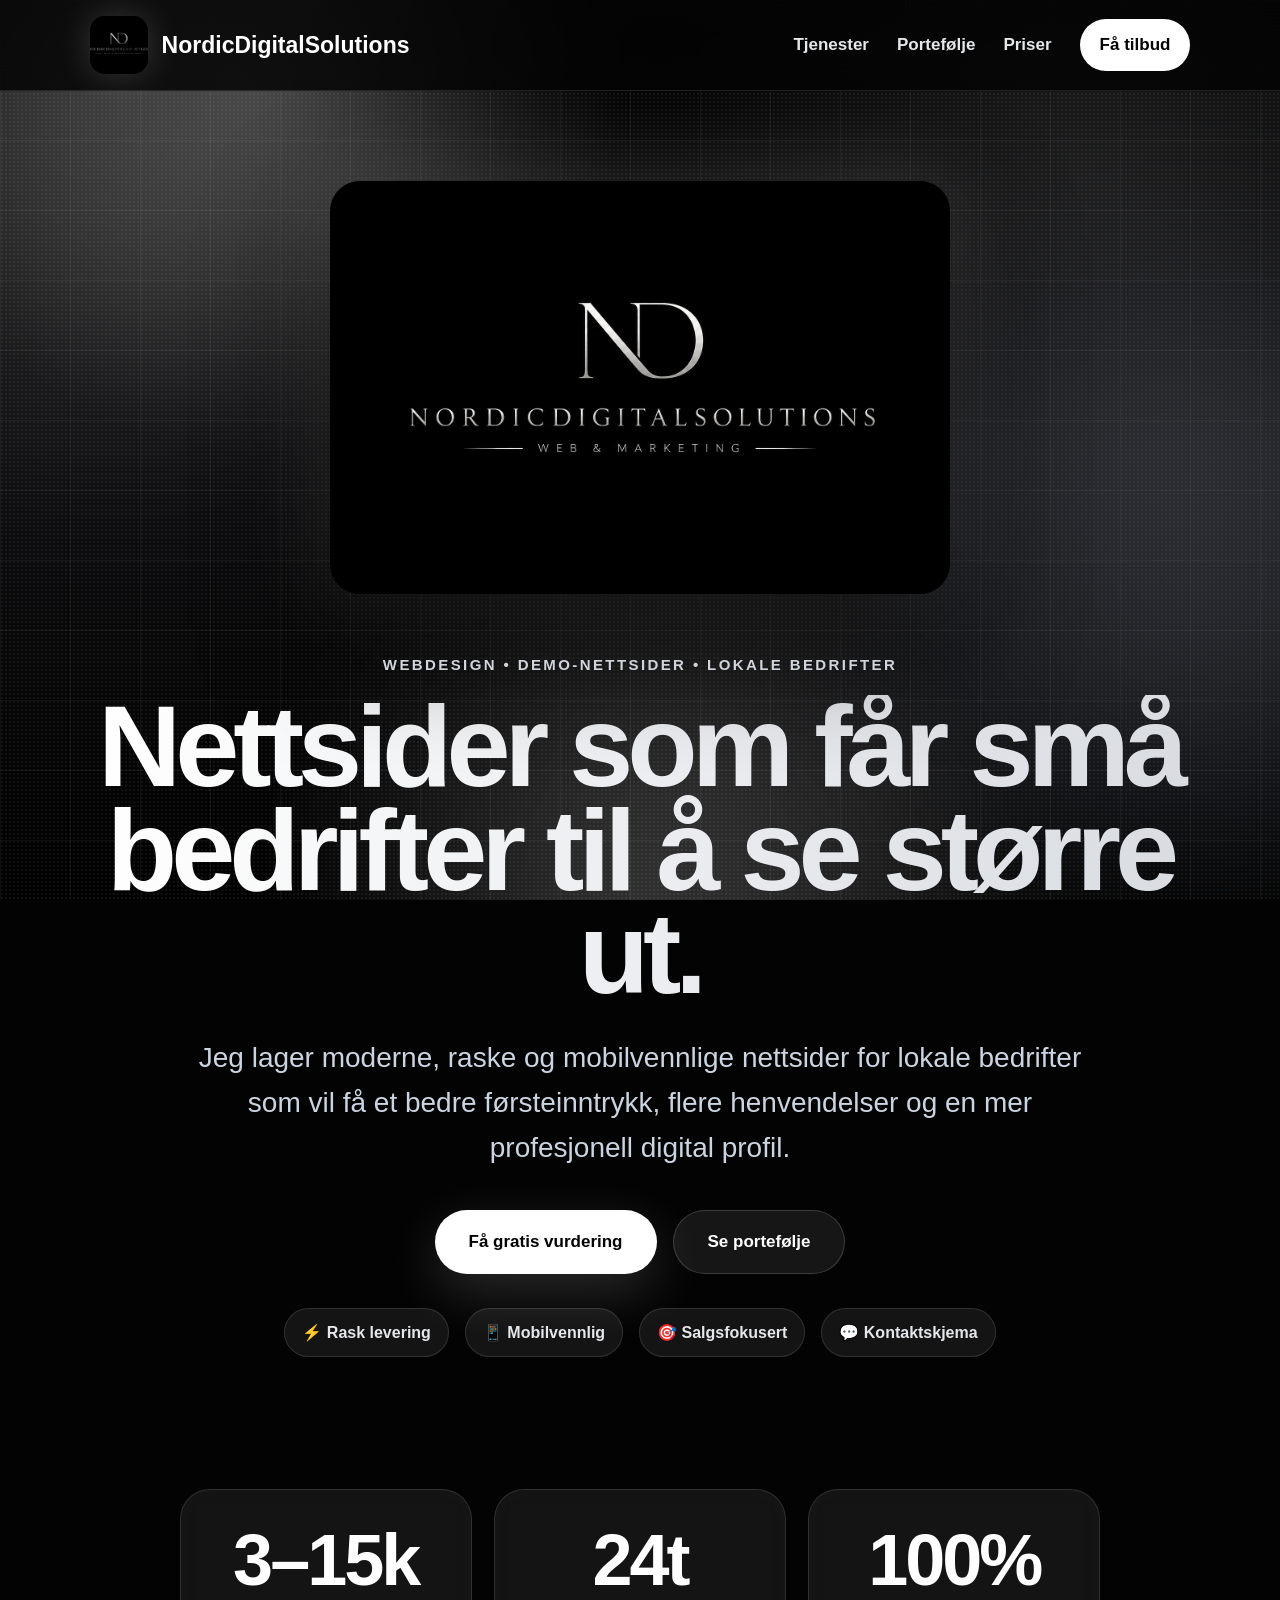
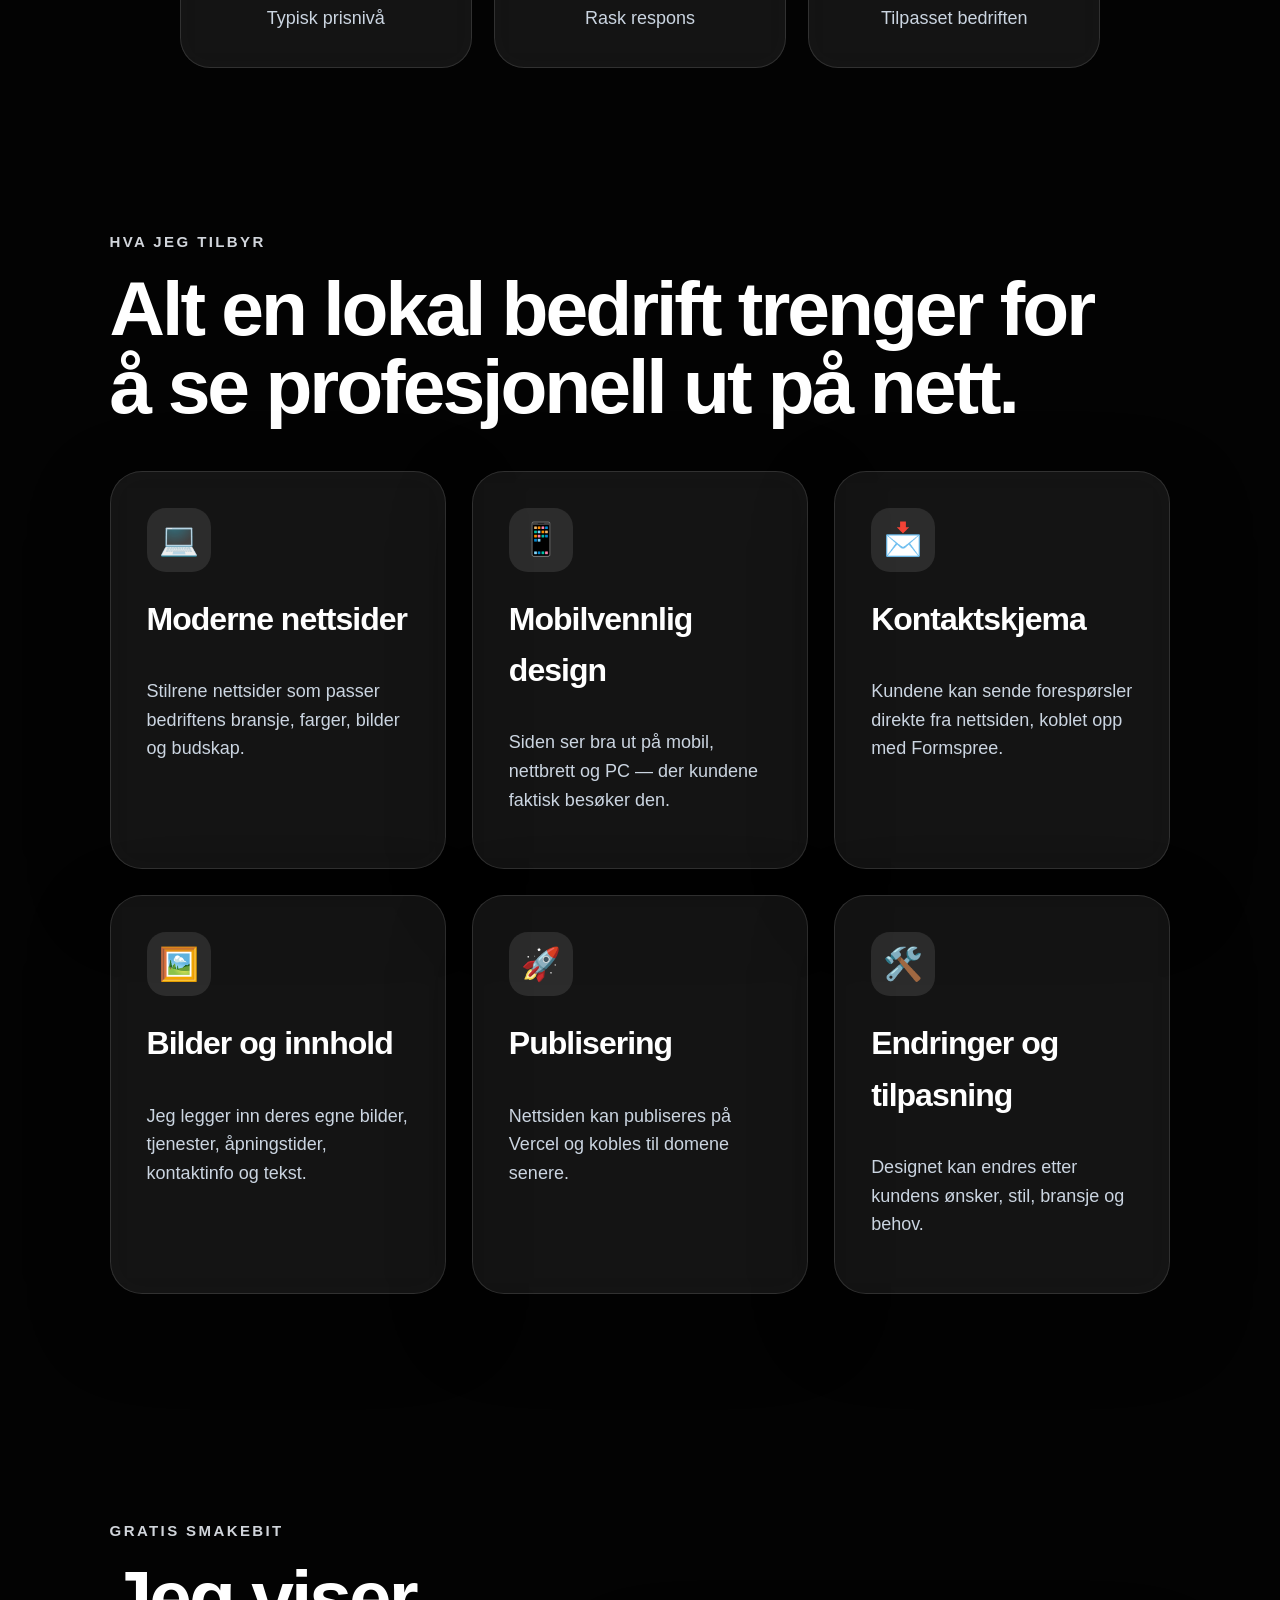
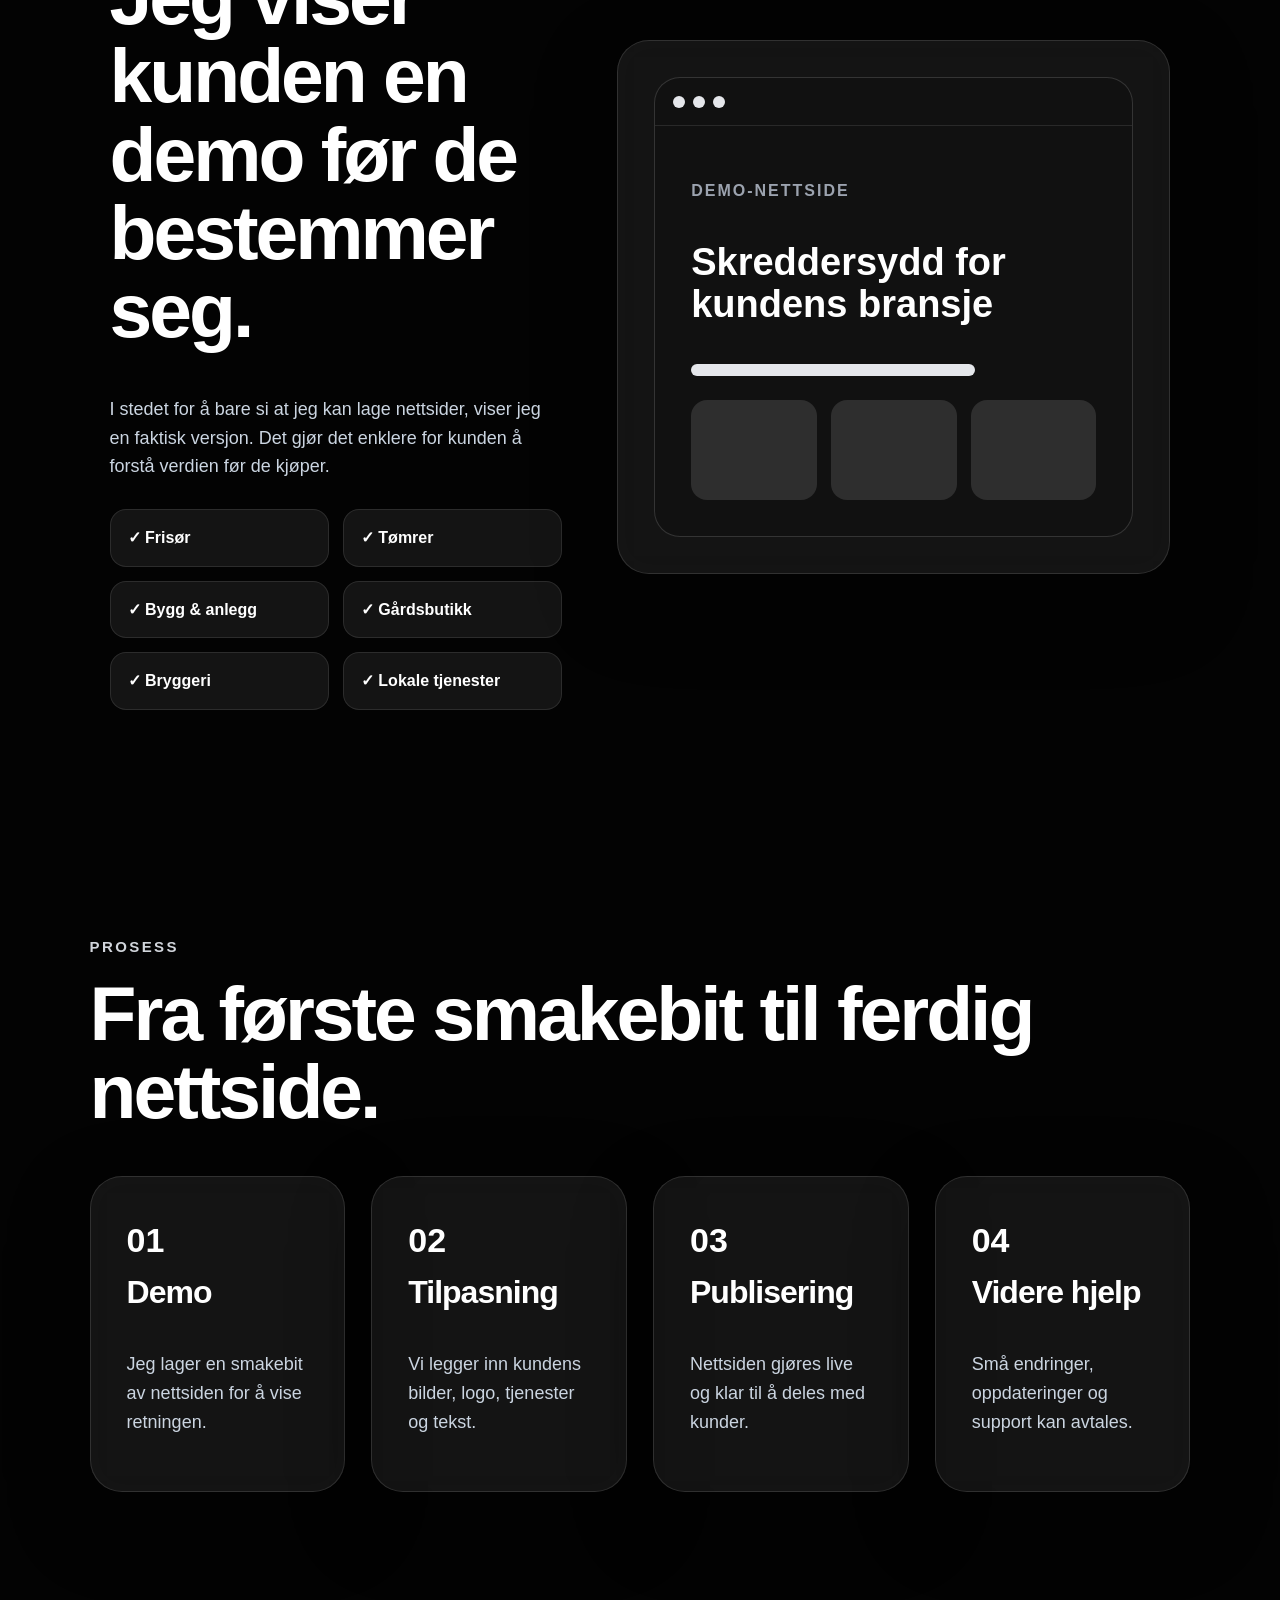
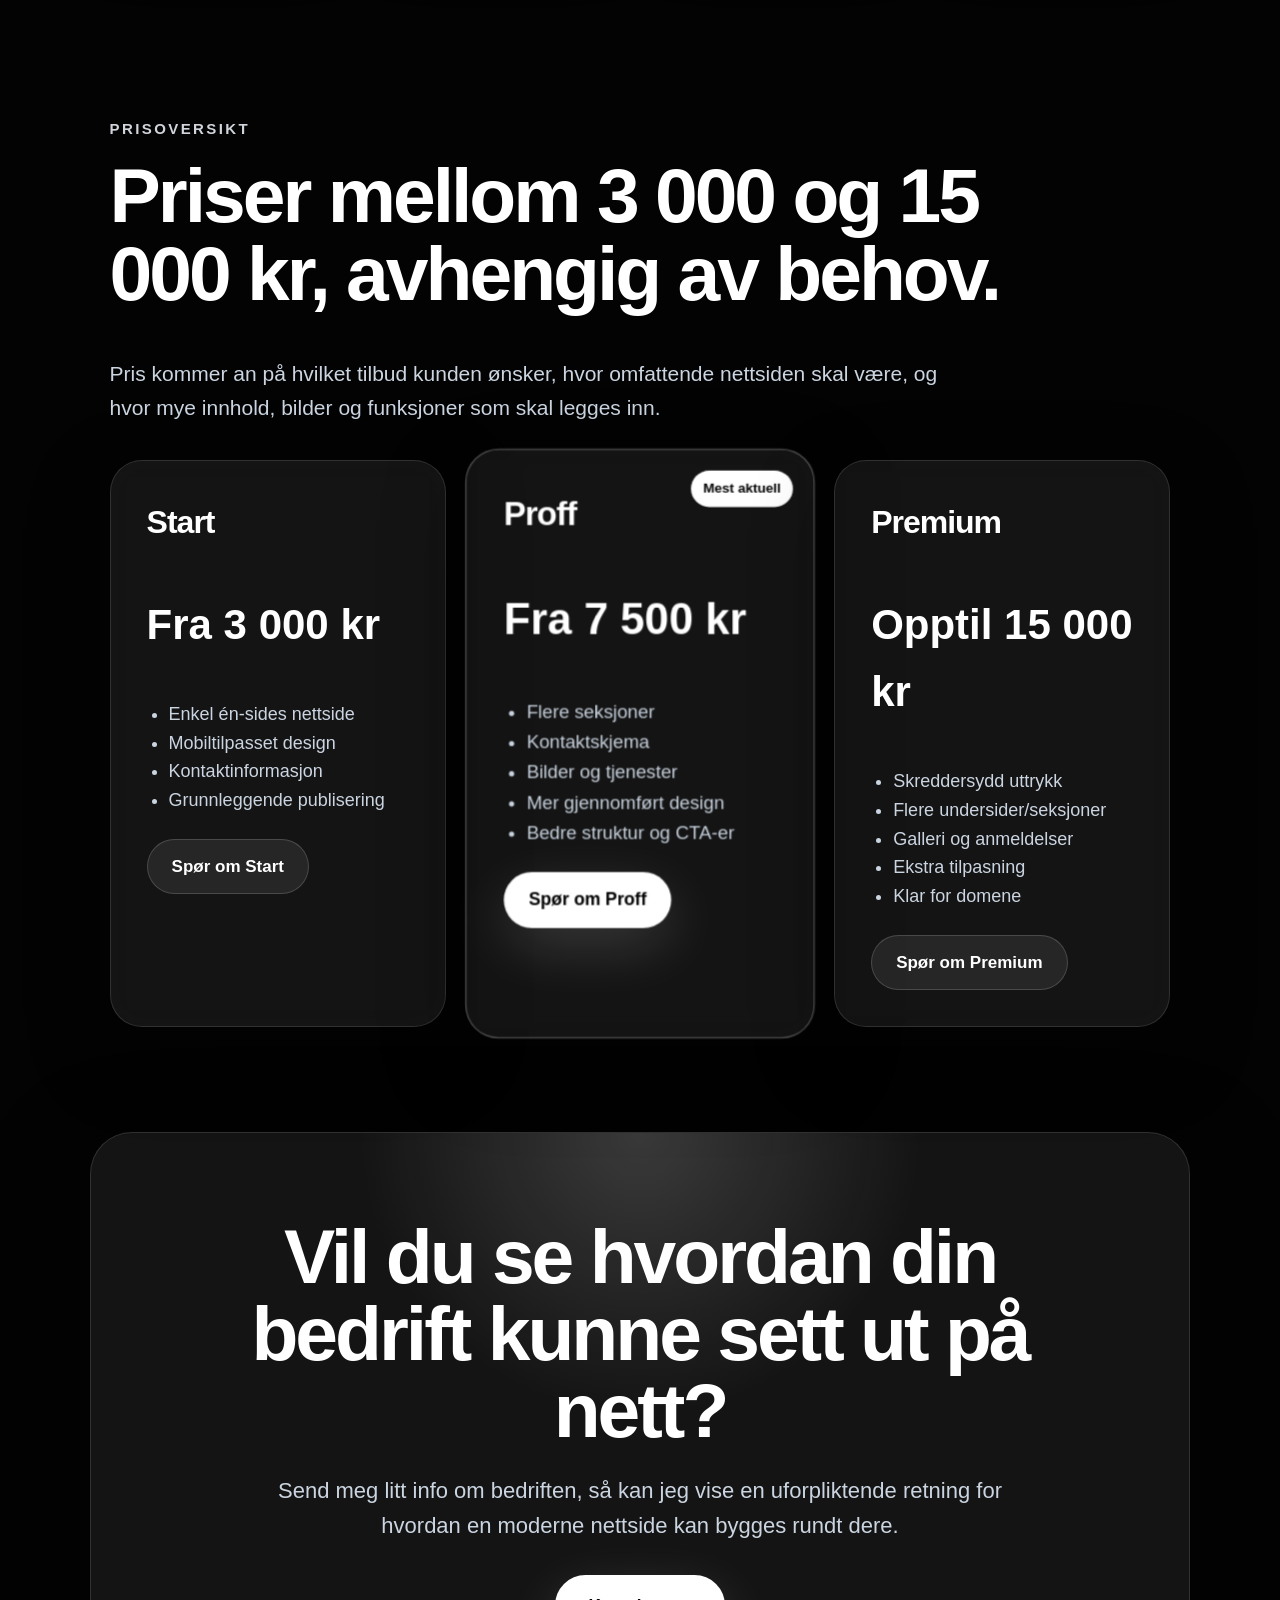
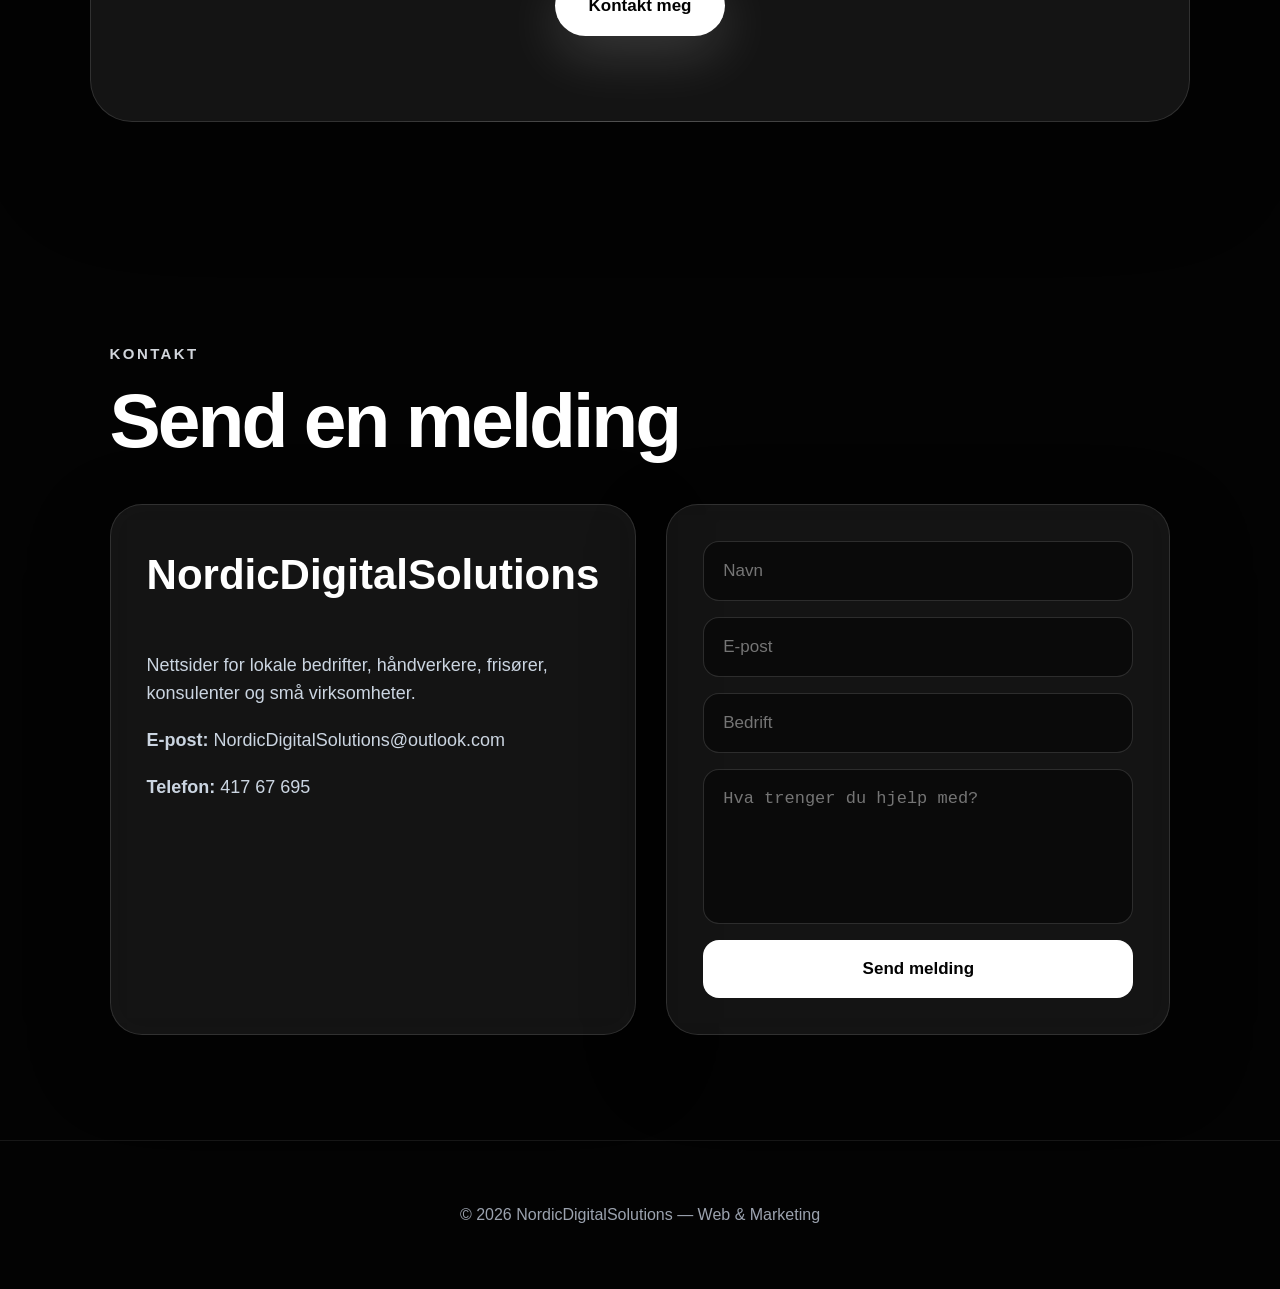
<file: index.html>
<!DOCTYPE html>
<html lang="no">
<head>
  <meta charset="UTF-8" />
  <meta name="viewport" content="width=device-width, initial-scale=1.0" />
  <title>NordicDigitalSolutions | Moderne nettsider</title>
  <link rel="icon" href="logo.png" />
  <link rel="stylesheet" href="style.css" />
</head>

<body>

<div class="background">
  <div class="grid"></div>
  <div class="noise"></div>
  <div class="orb orb-one"></div>
  <div class="orb orb-two"></div>
  <div class="orb orb-three"></div>
</div>

<nav class="navbar">
  <a href="index.html" class="brand">
    <img src="logo.png" alt="NordicDigitalSolutions logo">
    <span>NordicDigitalSolutions</span>
  </a>

  <div class="nav-links">
    <a href="#tjenester">Tjenester</a>
    <a href="portfolio.html">Portefølje</a>
    <a href="#priser">Priser</a>
    <a href="#kontakt" class="nav-cta">Få tilbud</a>
  </div>
</nav>

<header class="hero">
  <div class="hero-content">
    <img src="logo.png" class="hero-logo" alt="NordicDigitalSolutions logo">

    <p class="eyebrow">Webdesign • Demo-nettsider • Lokale bedrifter</p>

    <h1>Nettsider som får små bedrifter til å se større ut.</h1>

    <p class="hero-text">
      Jeg lager moderne, raske og mobilvennlige nettsider for lokale bedrifter
      som vil få et bedre førsteinntrykk, flere henvendelser og en mer profesjonell digital profil.
    </p>

    <div class="hero-buttons">
      <a href="#kontakt" class="btn primary">Få gratis vurdering</a>
      <a href="portfolio.html" class="btn secondary">Se portefølje</a>
    </div>

    <div class="trust-row">
      <span>⚡ Rask levering</span>
      <span>📱 Mobilvennlig</span>
      <span>🎯 Salgsfokusert</span>
      <span>💬 Kontaktskjema</span>
    </div>
  </div>
</header>

<section class="stats">
  <div>
    <h2>3–15k</h2>
    <p>Typisk prisnivå</p>
  </div>

  <div>
    <h2>24t</h2>
    <p>Rask respons</p>
  </div>

  <div>
    <h2>100%</h2>
    <p>Tilpasset bedriften</p>
  </div>
</section>

<section id="tjenester">
  <p class="label">Hva jeg tilbyr</p>
  <h2>Alt en lokal bedrift trenger for å se profesjonell ut på nett.</h2>

  <div class="cards">
    <article class="card">
      <div class="icon">💻</div>
      <h3>Moderne nettsider</h3>
      <p>Stilrene nettsider som passer bedriftens bransje, farger, bilder og budskap.</p>
    </article>

    <article class="card">
      <div class="icon">📱</div>
      <h3>Mobilvennlig design</h3>
      <p>Siden ser bra ut på mobil, nettbrett og PC — der kundene faktisk besøker den.</p>
    </article>

    <article class="card">
      <div class="icon">📩</div>
      <h3>Kontaktskjema</h3>
      <p>Kundene kan sende forespørsler direkte fra nettsiden, koblet opp med Formspree.</p>
    </article>

    <article class="card">
      <div class="icon">🖼️</div>
      <h3>Bilder og innhold</h3>
      <p>Jeg legger inn deres egne bilder, tjenester, åpningstider, kontaktinfo og tekst.</p>
    </article>

    <article class="card">
      <div class="icon">🚀</div>
      <h3>Publisering</h3>
      <p>Nettsiden kan publiseres på Vercel og kobles til domene senere.</p>
    </article>

    <article class="card">
      <div class="icon">🛠️</div>
      <h3>Endringer og tilpasning</h3>
      <p>Designet kan endres etter kundens ønsker, stil, bransje og behov.</p>
    </article>
  </div>
</section>

<section class="split">
  <div>
    <p class="label">Gratis smakebit</p>
    <h2>Jeg viser kunden en demo før de bestemmer seg.</h2>
    <p class="section-text">
      I stedet for å bare si at jeg kan lage nettsider, viser jeg en faktisk versjon.
      Det gjør det enklere for kunden å forstå verdien før de kjøper.
    </p>

    <div class="mini-list">
      <span>✓ Frisør</span>
      <span>✓ Tømrer</span>
      <span>✓ Bygg & anlegg</span>
      <span>✓ Gårdsbutikk</span>
      <span>✓ Bryggeri</span>
      <span>✓ Lokale tjenester</span>
    </div>
  </div>

  <div class="showcase-card">
    <div class="mock-browser">
      <div class="browser-top">
        <span></span><span></span><span></span>
      </div>
      <div class="browser-body">
        <p>Demo-nettside</p>
        <h3>Skreddersydd for kundens bransje</h3>
        <div class="mock-lines"></div>
        <div class="mock-grid">
          <div></div><div></div><div></div>
        </div>
      </div>
    </div>
  </div>
</section>

<section class="process">
  <p class="label">Prosess</p>
  <h2>Fra første smakebit til ferdig nettside.</h2>

  <div class="steps">
    <div class="step">
      <span>01</span>
      <h3>Demo</h3>
      <p>Jeg lager en smakebit av nettsiden for å vise retningen.</p>
    </div>

    <div class="step">
      <span>02</span>
      <h3>Tilpasning</h3>
      <p>Vi legger inn kundens bilder, logo, tjenester og tekst.</p>
    </div>

    <div class="step">
      <span>03</span>
      <h3>Publisering</h3>
      <p>Nettsiden gjøres live og klar til å deles med kunder.</p>
    </div>

    <div class="step">
      <span>04</span>
      <h3>Videre hjelp</h3>
      <p>Små endringer, oppdateringer og support kan avtales.</p>
    </div>
  </div>
</section>

<section id="priser">
  <p class="label">Prisoversikt</p>
  <h2>Priser mellom 3 000 og 15 000 kr, avhengig av behov.</h2>

  <p class="price-note">
    Pris kommer an på hvilket tilbud kunden ønsker, hvor omfattende nettsiden skal være,
    og hvor mye innhold, bilder og funksjoner som skal legges inn.
  </p>

  <div class="pricing">
    <div class="price-card">
      <h3>Start</h3>
      <p class="price">Fra 3 000 kr</p>
      <ul>
        <li>Enkel én-sides nettside</li>
        <li>Mobiltilpasset design</li>
        <li>Kontaktinformasjon</li>
        <li>Grunnleggende publisering</li>
      </ul>
      <a href="#kontakt" class="btn small secondary">Spør om Start</a>
    </div>

    <div class="price-card featured">
      <div class="badge">Mest aktuell</div>
      <h3>Proff</h3>
      <p class="price">Fra 7 500 kr</p>
      <ul>
        <li>Flere seksjoner</li>
        <li>Kontaktskjema</li>
        <li>Bilder og tjenester</li>
        <li>Mer gjennomført design</li>
        <li>Bedre struktur og CTA-er</li>
      </ul>
      <a href="#kontakt" class="btn small primary">Spør om Proff</a>
    </div>

    <div class="price-card">
      <h3>Premium</h3>
      <p class="price">Opptil 15 000 kr</p>
      <ul>
        <li>Skreddersydd uttrykk</li>
        <li>Flere undersider/seksjoner</li>
        <li>Galleri og anmeldelser</li>
        <li>Ekstra tilpasning</li>
        <li>Klar for domene</li>
      </ul>
      <a href="#kontakt" class="btn small secondary">Spør om Premium</a>
    </div>
  </div>
</section>

<section class="cta">
  <h2>Vil du se hvordan din bedrift kunne sett ut på nett?</h2>
  <p>
    Send meg litt info om bedriften, så kan jeg vise en uforpliktende retning
    for hvordan en moderne nettside kan bygges rundt dere.
  </p>
  <a href="#kontakt" class="btn primary">Kontakt meg</a>
</section>

<section id="kontakt">
  <p class="label">Kontakt</p>
  <h2>Send en melding</h2>

  <div class="contact-grid">
    <div class="contact-info">
      <h3>NordicDigitalSolutions</h3>
      <p>Nettsider for lokale bedrifter, håndverkere, frisører, konsulenter og små virksomheter.</p>
      <p><strong>E-post:</strong> NordicDigitalSolutions@outlook.com</p>
      <p><strong>Telefon:</strong> 417 67 695</p>
    </div>

    <form class="contact-form" action="https://formspree.io/f/mojbbwva" method="POST">
      <input type="text" name="name" placeholder="Navn" required>
      <input type="email" name="email" placeholder="E-post" required>
      <input type="text" name="company" placeholder="Bedrift">
      <textarea name="message" placeholder="Hva trenger du hjelp med?" required></textarea>
      <button type="submit">Send melding</button>
    </form>
  </div>
</section>

<footer>
  <p>© 2026 NordicDigitalSolutions — Web & Marketing</p>
</footer>

</body>
</html>
</file>
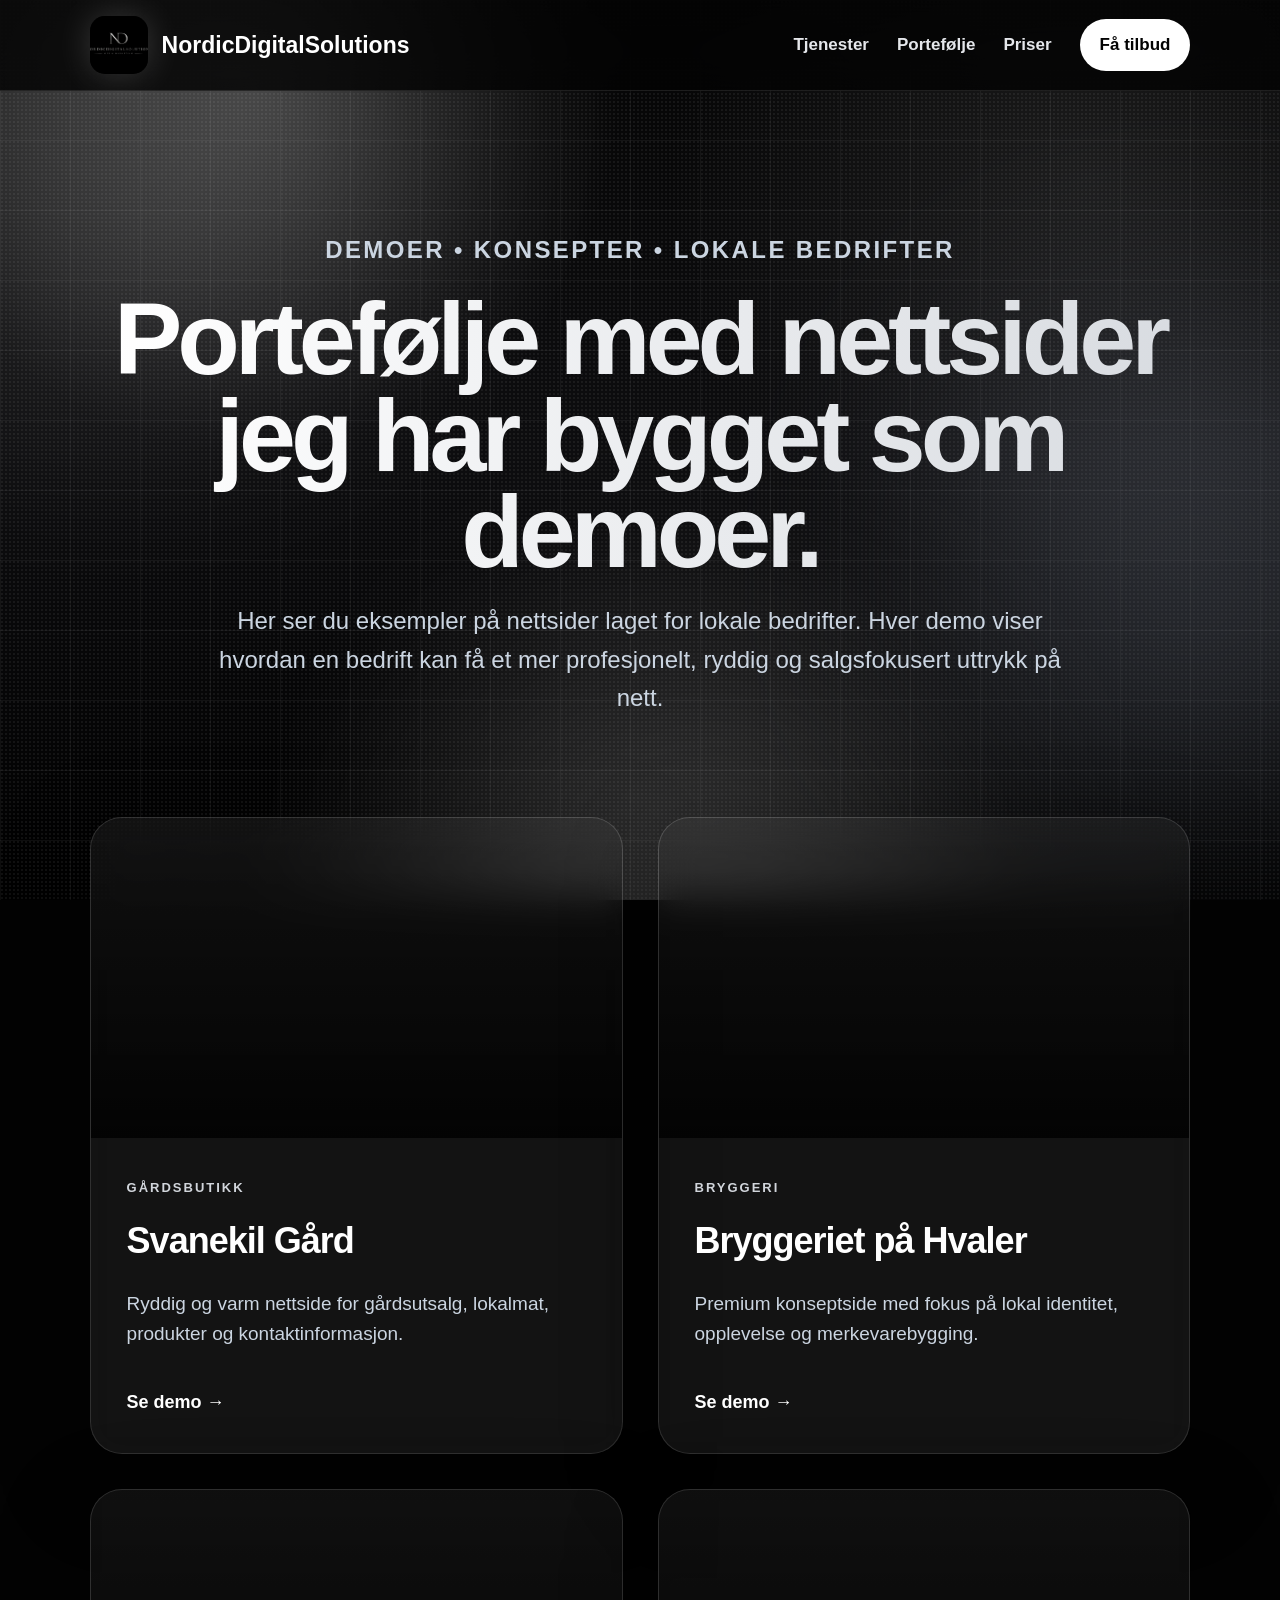
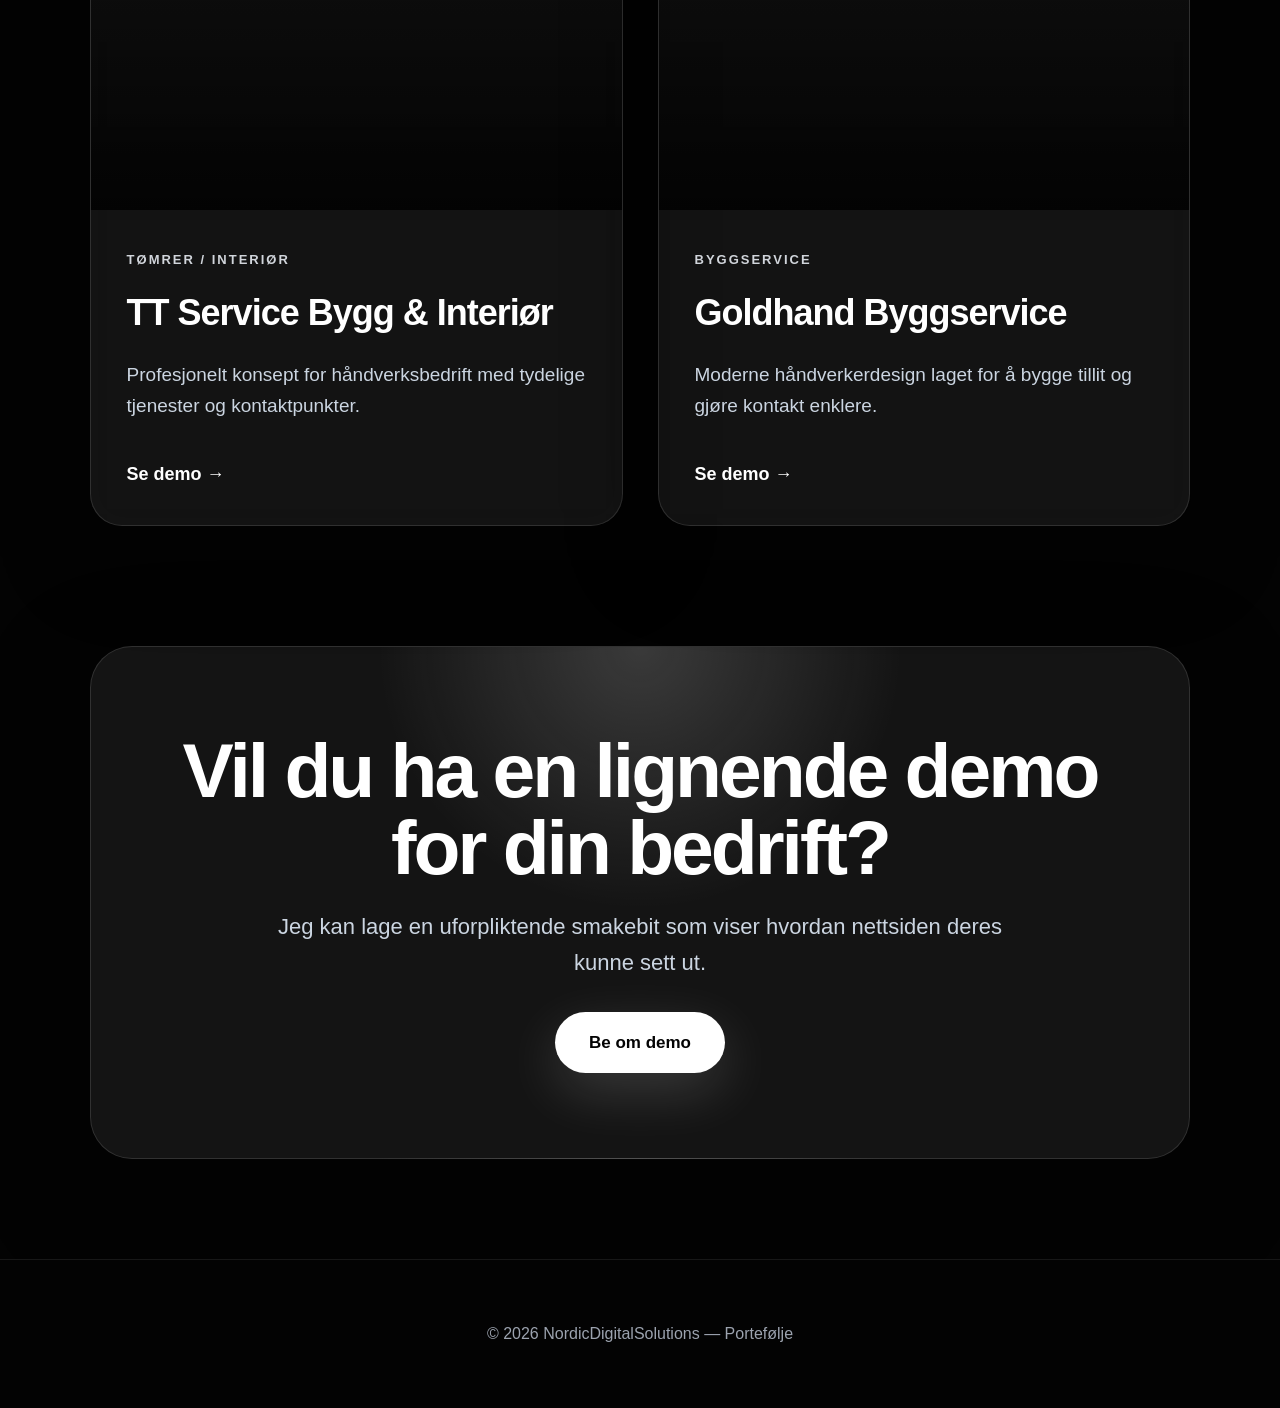
<file: portfolio.html>
<!DOCTYPE html>
<html lang="no">
<head>
  <meta charset="UTF-8" />
  <meta name="viewport" content="width=device-width, initial-scale=1.0" />
  <title>Portefølje | NordicDigitalSolutions</title>
  <link rel="icon" href="logo.png" />
  <link rel="stylesheet" href="style.css" />
</head>

<body>

<div class="background">
  <div class="grid"></div>
  <div class="noise"></div>
  <div class="orb orb-one"></div>
  <div class="orb orb-two"></div>
  <div class="orb orb-three"></div>
</div>

<nav class="navbar">
  <a href="index.html" class="brand">
    <img src="logo.png" alt="NordicDigitalSolutions logo">
    <span>NordicDigitalSolutions</span>
  </a>

  <div class="nav-links">
    <a href="index.html#tjenester">Tjenester</a>
    <a href="portfolio.html">Portefølje</a>
    <a href="index.html#priser">Priser</a>
    <a href="index.html#kontakt" class="nav-cta">Få tilbud</a>
  </div>
</nav>

<header class="portfolio-hero">
  <p class="eyebrow">Demoer • Konsepter • Lokale bedrifter</p>
  <h1>Portefølje med nettsider jeg har bygget som demoer.</h1>
  <p>
    Her ser du eksempler på nettsider laget for lokale bedrifter.
    Hver demo viser hvordan en bedrift kan få et mer profesjonelt, ryddig og salgsfokusert uttrykk på nett.
  </p>
</header>

<section class="portfolio-grid">

  <article class="portfolio-card">
    <div class="portfolio-img svanekil"></div>
    <div class="portfolio-content">
      <span>Gårdsbutikk</span>
      <h3>Svanekil Gård</h3>
      <p>Ryddig og varm nettside for gårdsutsalg, lokalmat, produkter og kontaktinformasjon.</p>
      <a href="https://svanekil-gard-8541e1p9s-hans-solutions.vercel.app/" target="_blank">Se demo →</a>
    </div>
  </article>

  <article class="portfolio-card">
    <div class="portfolio-img bryggeri"></div>
    <div class="portfolio-content">
      <span>Bryggeri</span>
      <h3>Bryggeriet på Hvaler</h3>
      <p>Premium konseptside med fokus på lokal identitet, opplevelse og merkevarebygging.</p>
      <a href="https://bryggeriet-p-hvaler.vercel.app/" target="_blank">Se demo →</a>
    </div>
  </article>

  <article class="portfolio-card">
    <div class="portfolio-img tt"></div>
    <div class="portfolio-content">
      <span>Tømrer / Interiør</span>
      <h3>TT Service Bygg & Interiør</h3>
      <p>Profesjonelt konsept for håndverksbedrift med tydelige tjenester og kontaktpunkter.</p>
      <a href="https://tt-three-navy.vercel.app/" target="_blank">Se demo →</a>
    </div>
  </article>

  <article class="portfolio-card">
    <div class="portfolio-img goldhand"></div>
    <div class="portfolio-content">
      <span>Byggservice</span>
      <h3>Goldhand Byggservice</h3>
      <p>Moderne håndverkerdesign laget for å bygge tillit og gjøre kontakt enklere.</p>
      <a href="https://goldhand-digital-craft.lovable.app" target="_blank">Se demo →</a>
    </div>
  </article>

</section>

<section class="cta">
  <h2>Vil du ha en lignende demo for din bedrift?</h2>
  <p>
    Jeg kan lage en uforpliktende smakebit som viser hvordan nettsiden deres kunne sett ut.
  </p>
  <a href="index.html#kontakt" class="btn primary">Be om demo</a>
</section>

<footer>
  <p>© 2026 NordicDigitalSolutions — Portefølje</p>
</footer>

</body>
</html>
</file>
<file: style.css>
* {
  box-sizing: border-box;
}

html {
  scroll-behavior: smooth;
}

body {
  margin: 0;
  font-family: Arial, sans-serif;
  background: #030303;
  color: white;
  line-height: 1.6;
  overflow-x: hidden;
}

/* BAKGRUNN */

.background {
  position: fixed;
  inset: 0;
  z-index: -50;
  overflow: hidden;
  background:
    radial-gradient(circle at 20% 10%, rgba(255,255,255,0.16), transparent 28%),
    radial-gradient(circle at 85% 20%, rgba(120,120,120,0.18), transparent 32%),
    radial-gradient(circle at 50% 100%, rgba(255,255,255,0.10), transparent 35%),
    linear-gradient(180deg, #050505, #0d0d0f, #000);
}

.grid {
  position: absolute;
  inset: 0;
  background-image:
    linear-gradient(rgba(255,255,255,0.05) 1px, transparent 1px),
    linear-gradient(90deg, rgba(255,255,255,0.05) 1px, transparent 1px);
  background-size: 70px 70px;
  animation: moveGrid 18s linear infinite;
}

.noise {
  position: absolute;
  inset: 0;
  opacity: 0.06;
  background-image: radial-gradient(white 1px, transparent 1px);
  background-size: 4px 4px;
}

.orb {
  position: absolute;
  border-radius: 50%;
  filter: blur(120px);
  animation: float 12s ease-in-out infinite;
}

.orb-one {
  width: 560px;
  height: 560px;
  background: white;
  top: -180px;
  left: -160px;
  opacity: 0.14;
}

.orb-two {
  width: 500px;
  height: 500px;
  background: #6b7280;
  right: -160px;
  top: 35%;
  opacity: 0.32;
  animation-delay: 3s;
}

.orb-three {
  width: 520px;
  height: 520px;
  background: white;
  bottom: -240px;
  left: 35%;
  opacity: 0.1;
  animation-delay: 6s;
}

@keyframes float {
  50% {
    transform: translateY(-55px) scale(1.08);
  }
}

@keyframes moveGrid {
  to {
    transform: translateY(-70px);
  }
}

/* NAVBAR */

.navbar {
  position: sticky;
  top: 0;
  z-index: 1000;
  min-height: 86px;
  padding: 16px 7%;
  display: flex;
  justify-content: space-between;
  align-items: center;
  background: rgba(3,3,3,0.82);
  backdrop-filter: blur(20px);
  border-bottom: 1px solid rgba(255,255,255,0.1);
}

.brand {
  display: flex;
  align-items: center;
  gap: 14px;
  color: white;
  text-decoration: none;
  font-weight: 900;
  font-size: 23px;
}

.brand img {
  width: 58px;
  height: 58px;
  object-fit: cover;
  border-radius: 15px;
  box-shadow: 0 0 35px rgba(255,255,255,0.18);
}

.nav-links {
  display: flex;
  align-items: center;
  gap: 28px;
}

.nav-links a {
  color: #e5e7eb;
  text-decoration: none;
  font-size: 17px;
  font-weight: 800;
  transition: 0.2s;
}

.nav-links a:hover {
  color: white;
}

.nav-cta {
  padding: 12px 20px;
  border-radius: 999px;
  background: white;
  color: #030303 !important;
}

/* FELLES */

.eyebrow,
.label {
  color: #d1d5db;
  text-transform: uppercase;
  letter-spacing: 2.4px;
  font-size: 15px;
  font-weight: 900;
}

section {
  max-width: 1240px;
  margin: 0 auto;
  padding: 105px 7%;
}

section h2 {
  max-width: 1000px;
  margin: 12px 0 45px;
  font-size: clamp(44px, 6vw, 82px);
  line-height: 1.02;
  letter-spacing: -3px;
}

.btn {
  display: inline-flex;
  align-items: center;
  justify-content: center;
  padding: 17px 34px;
  border-radius: 999px;
  text-decoration: none;
  font-weight: 900;
  font-size: 17px;
  transition: 0.25s;
}

.btn:hover {
  transform: translateY(-5px) scale(1.02);
}

.primary {
  background: white;
  color: #030303;
  box-shadow: 0 18px 55px rgba(255,255,255,0.16);
}

.secondary {
  color: white;
  background: rgba(255,255,255,0.08);
  border: 1px solid rgba(255,255,255,0.16);
}

.small {
  padding: 13px 24px;
}

/* INDEX HERO */

.hero {
  min-height: calc(100vh - 86px);
  padding: 90px 7%;
  display: flex;
  justify-content: center;
  align-items: center;
  text-align: center;
}

.hero-content {
  max-width: 1150px;
}

.hero-logo {
  width: 620px;
  max-width: 95%;
  border-radius: 30px;
  margin-bottom: 36px;
  box-shadow:
    0 45px 120px rgba(0,0,0,0.6),
    0 0 90px rgba(255,255,255,0.18);
  animation: logoGlow 4.5s ease-in-out infinite;
}

@keyframes logoGlow {
  50% {
    transform: translateY(-7px);
    box-shadow:
      0 50px 140px rgba(0,0,0,0.7),
      0 0 125px rgba(255,255,255,0.26);
  }
}

.hero h1 {
  margin: 18px auto 30px;
  max-width: 1200px;
  font-size: clamp(64px, 9vw, 135px);
  line-height: 0.9;
  letter-spacing: -6px;
  font-weight: 900;
  background: linear-gradient(90deg, #ffffff, #d1d5db, #ffffff);
  background-size: 240%;
  -webkit-background-clip: text;
  -webkit-text-fill-color: transparent;
  animation: shimmer 8s linear infinite;
}

@keyframes shimmer {
  to {
    background-position: 240%;
  }
}

.hero-text {
  max-width: 900px;
  margin: 0 auto;
  color: #cbd5e1;
  font-size: 28px;
}

.hero-buttons,
.trust-row {
  display: flex;
  justify-content: center;
  flex-wrap: wrap;
  gap: 16px;
}

.hero-buttons {
  margin-top: 40px;
}

.trust-row {
  margin-top: 34px;
}

.trust-row span {
  padding: 11px 17px;
  border-radius: 999px;
  background: rgba(255,255,255,0.07);
  border: 1px solid rgba(255,255,255,0.12);
  color: #e5e7eb;
  font-weight: 700;
}

/* STATS */

.stats {
  max-width: 1100px;
  margin: 0 auto;
  padding: 42px 7%;
  display: grid;
  grid-template-columns: repeat(3, 1fr);
  gap: 22px;
}

.stats div {
  padding: 34px;
  border-radius: 30px;
  background: rgba(255,255,255,0.07);
  border: 1px solid rgba(255,255,255,0.12);
  text-align: center;
  backdrop-filter: blur(16px);
}

.stats h2 {
  font-size: 72px;
  line-height: 1;
  margin: 0;
}

.stats p {
  color: #cbd5e1;
  margin: 8px 0 0;
  font-size: 18px;
}

/* CARDS */

.cards,
.pricing,
.steps {
  display: grid;
  gap: 26px;
}

.cards,
.pricing {
  grid-template-columns: repeat(3, 1fr);
}

.steps {
  grid-template-columns: repeat(4, 1fr);
}

.card,
.price-card,
.step,
.contact-info,
.contact-form,
.showcase-card {
  padding: 36px;
  border-radius: 32px;
  background: rgba(255,255,255,0.07);
  border: 1px solid rgba(255,255,255,0.12);
  backdrop-filter: blur(18px);
  box-shadow: 0 28px 80px rgba(0,0,0,0.35);
  transition: 0.25s;
}

.card:hover,
.price-card:hover,
.step:hover,
.showcase-card:hover {
  transform: translateY(-10px);
  border-color: rgba(255,255,255,0.35);
}

.icon {
  width: 64px;
  height: 64px;
  border-radius: 19px;
  display: grid;
  place-items: center;
  background: rgba(255,255,255,0.10);
  font-size: 32px;
  margin-bottom: 22px;
}

.card h3,
.price-card h3,
.step h3 {
  font-size: 32px;
  margin-top: 0;
  letter-spacing: -1px;
}

.card p,
.price-card li,
.step p,
.section-text,
.price-note {
  color: #cbd5e1;
  font-size: 18px;
}

/* SPLIT / MOCKUP */

.split {
  display: grid;
  grid-template-columns: 0.9fr 1.1fr;
  gap: 55px;
  align-items: center;
}

.mini-list {
  margin-top: 28px;
  display: grid;
  grid-template-columns: repeat(2, 1fr);
  gap: 14px;
}

.mini-list span {
  padding: 15px 17px;
  border-radius: 16px;
  background: rgba(255,255,255,0.07);
  border: 1px solid rgba(255,255,255,0.1);
  font-weight: 800;
}

.mock-browser {
  overflow: hidden;
  border-radius: 26px;
  background: #111;
  border: 1px solid rgba(255,255,255,0.15);
}

.browser-top {
  height: 48px;
  display: flex;
  align-items: center;
  gap: 8px;
  padding: 0 18px;
  border-bottom: 1px solid rgba(255,255,255,0.1);
}

.browser-top span {
  width: 12px;
  height: 12px;
  border-radius: 50%;
  background: #e5e7eb;
}

.browser-body {
  padding: 36px;
}

.browser-body p {
  color: #9ca3af;
  text-transform: uppercase;
  font-weight: 900;
  letter-spacing: 2px;
}

.browser-body h3 {
  font-size: 38px;
  line-height: 1.1;
}

.mock-lines {
  width: 70%;
  height: 12px;
  border-radius: 999px;
  background: #e5e7eb;
  margin: 24px 0;
}

.mock-grid {
  display: grid;
  grid-template-columns: repeat(3, 1fr);
  gap: 14px;
}

.mock-grid div {
  height: 100px;
  border-radius: 16px;
  background: rgba(255,255,255,0.12);
}

/* PROCESS */

.process {
  max-width: 1300px;
}

.step span {
  color: white;
  font-size: 34px;
  font-weight: 900;
}

/* PRICING */

.price-note {
  max-width: 850px;
  font-size: 21px;
  margin-bottom: 36px;
}

.price-card {
  position: relative;
  min-height: 440px;
}

.price {
  font-size: 42px;
  font-weight: 900;
  color: white;
}

.price-card ul {
  padding-left: 22px;
  margin: 24px 0;
}

.featured {
  border-color: rgba(255,255,255,0.35);
  transform: scale(1.04);
}

.badge {
  position: absolute;
  top: 20px;
  right: 20px;
  padding: 7px 12px;
  border-radius: 999px;
  background: white;
  color: #030303;
  font-size: 13px;
  font-weight: 900;
}

/* CTA */

.cta {
  max-width: 1100px;
  margin: 0 auto 100px;
  padding: 85px 7%;
  text-align: center;
  border-radius: 42px;
  background:
    radial-gradient(circle at top, rgba(255,255,255,0.16), transparent 35%),
    rgba(255,255,255,0.07);
  border: 1px solid rgba(255,255,255,0.12);
  box-shadow: 0 35px 110px rgba(0,0,0,0.45);
}

.cta h2 {
  font-size: clamp(42px, 6vw, 78px);
  line-height: 1;
  letter-spacing: -3px;
  margin: 0 auto 24px;
}

.cta p {
  max-width: 760px;
  margin: 0 auto 32px;
  color: #cbd5e1;
  font-size: 22px;
}

/* CONTACT */

.contact-grid {
  display: grid;
  grid-template-columns: 0.9fr 1.1fr;
  gap: 30px;
}

.contact-info h3 {
  font-size: 42px;
  margin-top: 0;
}

.contact-info p {
  color: #cbd5e1;
  font-size: 18px;
}

.contact-form {
  display: flex;
  flex-direction: column;
  gap: 16px;
}

input,
textarea {
  width: 100%;
  padding: 19px;
  border-radius: 16px;
  border: 1px solid rgba(255,255,255,0.14);
  background: rgba(0,0,0,0.45);
  color: white;
  font-size: 17px;
  outline: none;
}

textarea {
  height: 155px;
  resize: none;
}

input:focus,
textarea:focus {
  border-color: white;
  box-shadow: 0 0 0 4px rgba(255,255,255,0.10);
}

button {
  padding: 19px;
  border: none;
  border-radius: 16px;
  background: white;
  color: #030303;
  font-size: 17px;
  font-weight: 900;
  cursor: pointer;
  transition: 0.25s;
}

button:hover {
  transform: translateY(-4px);
}

/* PORTFOLIO */

.portfolio-hero {
  max-width: 1250px;
  margin: 0 auto;
  padding: 140px 7% 80px;
  text-align: center;
}

.portfolio-hero h1 {
  font-size: clamp(56px, 8vw, 115px);
  line-height: 0.94;
  letter-spacing: -5px;
  margin: 22px auto;
  max-width: 1100px;
  background: linear-gradient(90deg, #fff, #d1d5db, #fff);
  background-size: 240%;
  -webkit-background-clip: text;
  -webkit-text-fill-color: transparent;
  animation: shimmer 8s linear infinite;
}

.portfolio-hero p {
  max-width: 850px;
  margin: 0 auto;
  color: #cbd5e1;
  font-size: 24px;
}

.portfolio-grid {
  max-width: 1400px;
  margin: 0 auto;
  padding: 20px 7% 120px;
  display: grid;
  grid-template-columns: repeat(2, 1fr);
  gap: 35px;
}

.portfolio-card {
  overflow: hidden;
  border-radius: 32px;
  background: rgba(255,255,255,0.065);
  border: 1px solid rgba(255,255,255,0.12);
  backdrop-filter: blur(18px);
  box-shadow: 0 28px 90px rgba(0,0,0,0.42);
  transition: 0.35s;
  animation: floatCard 9s ease-in-out infinite;
}

.portfolio-card:nth-child(2) {
  animation-delay: 1s;
}

.portfolio-card:nth-child(3) {
  animation-delay: 2s;
}

.portfolio-card:nth-child(4) {
  animation-delay: 3s;
}

@keyframes floatCard {
  50% {
    transform: translateY(-8px);
  }
}

.portfolio-card:hover {
  transform: translateY(-14px);
  border-color: rgba(255,255,255,0.36);
  box-shadow: 0 40px 130px rgba(0,0,0,0.6);
}

.portfolio-img {
  height: 320px;
  background-size: cover;
  background-position: center;
  position: relative;
}

.portfolio-img::after {
  content: "";
  position: absolute;
  inset: 0;
  background: linear-gradient(to top, rgba(0,0,0,.82), rgba(0,0,0,.15));
}

.portfolio-content {
  padding: 36px;
}

.portfolio-content span {
  color: #d1d5db;
  text-transform: uppercase;
  letter-spacing: 2px;
  font-size: 13px;
  font-weight: 900;
}

.portfolio-content h3 {
  margin: 12px 0;
  font-size: 36px;
  letter-spacing: -1px;
}

.portfolio-content p {
  color: #cbd5e1;
  font-size: 19px;
}

.portfolio-content a {
  display: inline-block;
  margin-top: 20px;
  color: white;
  text-decoration: none;
  font-weight: 900;
  font-size: 18px;
  transition: .25s;
}

.portfolio-content a:hover {
  transform: translateX(7px);
}

.svanekil {
  background-image: url("https://images.unsplash.com/photo-1500595046743-cd271d694d30?auto=format&fit=crop&w=1400&q=80");
}

.bryggeri {
  background-image: url("https://images.unsplash.com/photo-1514362545857-3bc16c4c7d1b?auto=format&fit=crop&w=1400&q=80");
}

.tt {
  background-image: url("https://images.unsplash.com/photo-1600585154340-be6161a56a0c?auto=format&fit=crop&w=1400&q=80");
}

.goldhand {
  background-image: url("https://images.unsplash.com/photo-1503387762-592deb58ef4e?auto=format&fit=crop&w=1400&q=80");
}

/* FOOTER */

footer {
  text-align: center;
  padding: 45px 20px;
  color: #9ca3af;
  border-top: 1px solid rgba(255,255,255,0.08);
  background: #030303;
}

/* MOBIL */

@media (max-width: 950px) {
  .navbar {
    height: auto;
    padding: 16px 20px;
    flex-direction: column;
    gap: 14px;
  }

  .nav-links {
    flex-wrap: wrap;
    justify-content: center;
    gap: 14px;
  }

  .stats,
  .cards,
  .pricing,
  .steps,
  .split,
  .contact-grid,
  .portfolio-grid {
    grid-template-columns: 1fr;
  }

  .featured {
    transform: none;
  }

  section {
    padding: 75px 22px;
  }

  .hero h1,
  .portfolio-hero h1 {
    letter-spacing: -2px;
  }

  .hero-logo {
    width: 340px;
  }

  .hero-text,
  .portfolio-hero p {
    font-size: 20px;
  }

  .portfolio-hero {
    padding-top: 90px;
  }

  .portfolio-img {
    height: 240px;
  }

  .cta {
    margin: 0 20px 70px;
    padding: 55px 24px;
  }
}
</file>
